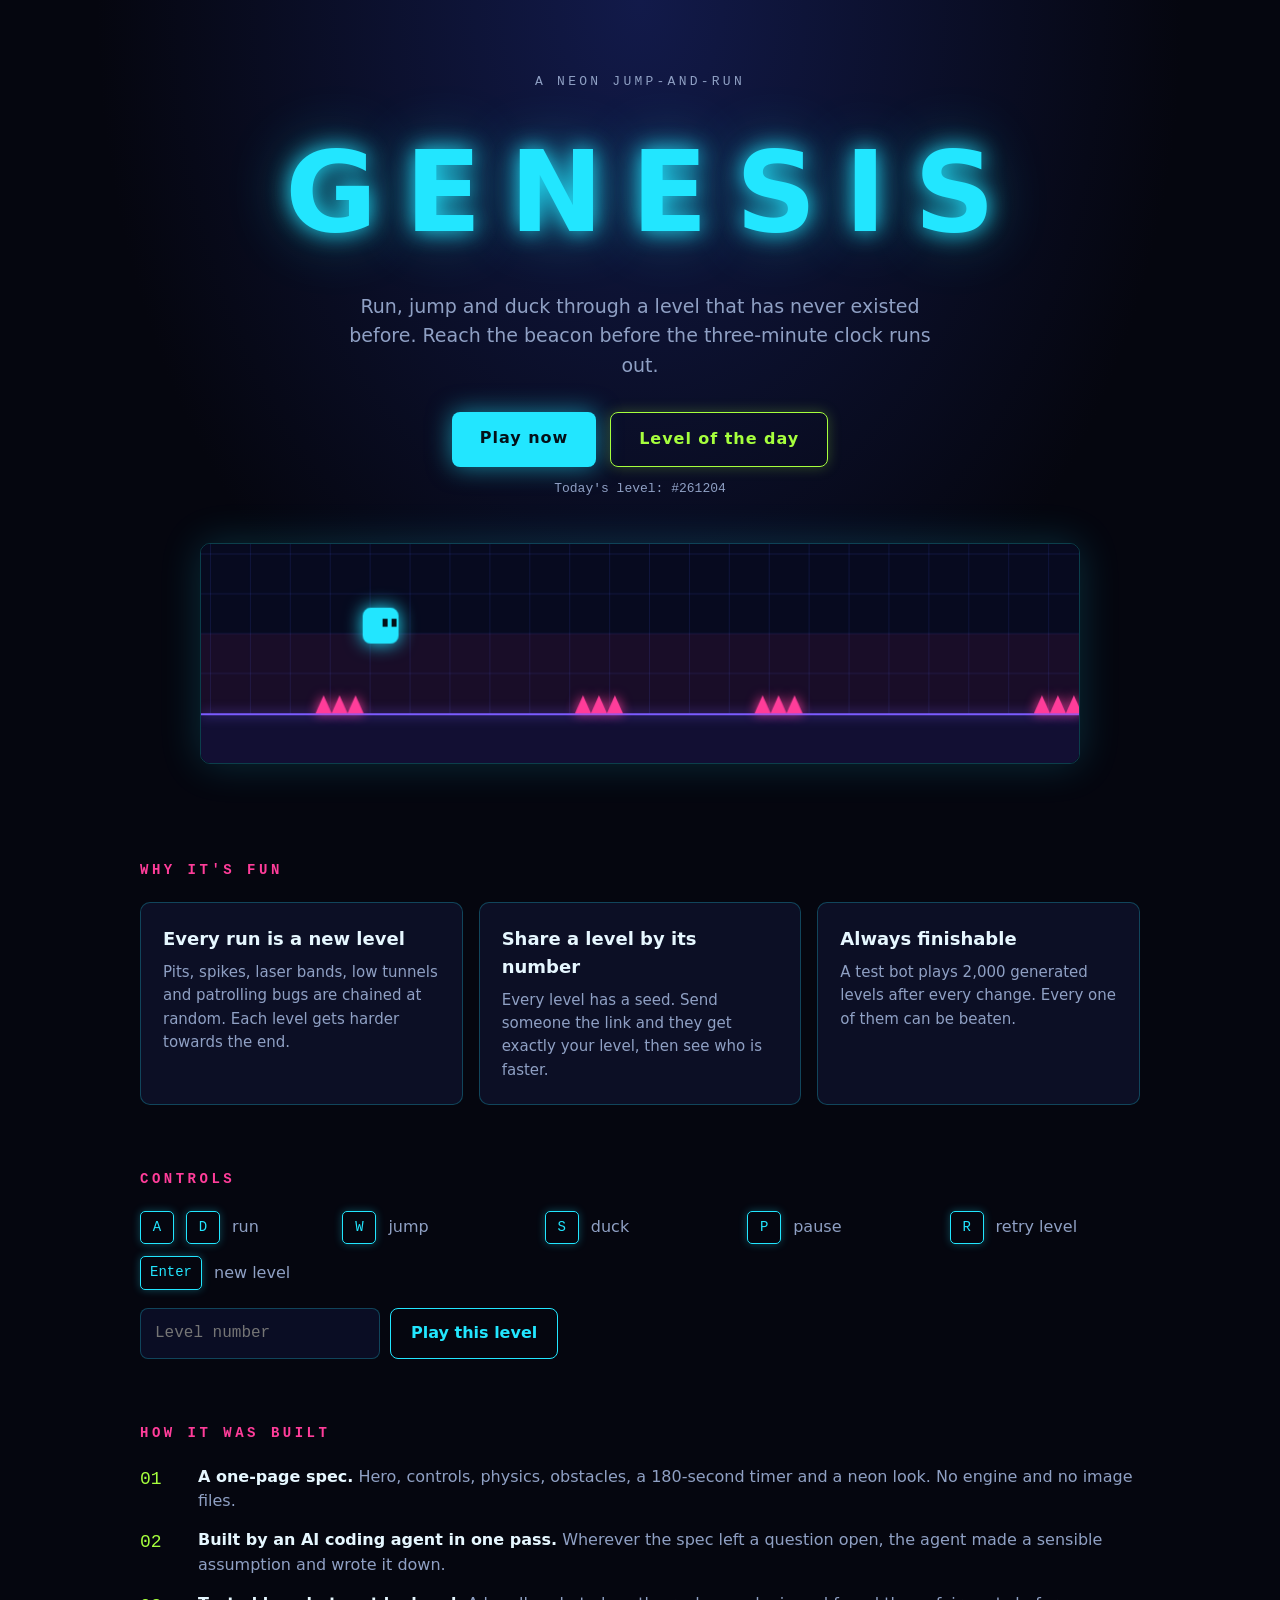
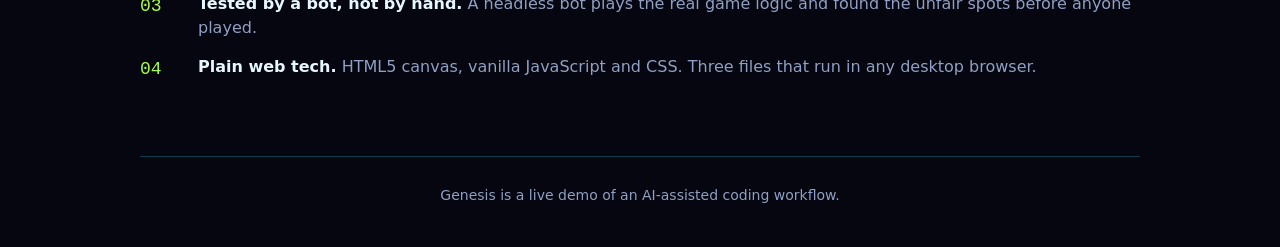
<file: index.html>
<!DOCTYPE html>
<html lang="en">
<head>
  <meta charset="UTF-8" />
  <meta name="viewport" content="width=device-width, initial-scale=1.0" />
  <title>Genesis</title>
  <meta name="description" content="Genesis is a neon jump-and-run for the browser. Every run builds a new level. Built from a one-page spec in one pass." />
  <style>
    :root {
      --bg: #05060f;
      --panel: rgba(18, 22, 52, 0.6);
      --line: rgba(34, 230, 255, 0.25);
      --cyan: #22e6ff;
      --pink: #ff3d9a;
      --lime: #a6ff3d;
      --text: #e6f7ff;
      --muted: #8fa0c4;
      --mono: "Consolas", "SF Mono", ui-monospace, monospace;
    }

    * { box-sizing: border-box; margin: 0; padding: 0; }

    body {
      background: radial-gradient(ellipse at 50% 0%, #121a4a 0%, var(--bg) 60%) fixed, var(--bg);
      color: var(--text);
      font-family: "Segoe UI", system-ui, -apple-system, sans-serif;
      line-height: 1.55;
    }

    a { color: inherit; }

    .wrap { max-width: 1040px; margin: 0 auto; padding: 0 20px; }

    /* Hero */
    header { padding: 72px 0 40px; text-align: center; }

    .eyebrow {
      font-family: var(--mono);
      font-size: 13px;
      letter-spacing: 0.25em;
      text-transform: uppercase;
      color: var(--muted);
    }

    h1 {
      margin: 14px 0 12px;
      font-size: clamp(48px, 11vw, 112px);
      letter-spacing: 0.25em;
      padding-left: 0.25em; /* balance trailing letter-spacing */
      color: var(--cyan);
      text-shadow: 0 0 22px var(--cyan), 0 0 60px rgba(34, 230, 255, 0.45);
    }

    .lead { max-width: 600px; margin: 0 auto; font-size: 19px; color: var(--muted); }

    .cta { display: flex; flex-wrap: wrap; gap: 14px; justify-content: center; margin-top: 32px; }

    .btn {
      display: inline-block;
      padding: 14px 28px;
      border-radius: 8px;
      font-weight: 700;
      font-size: 16px;
      letter-spacing: 0.06em;
      text-decoration: none;
      transition: transform 0.12s ease, box-shadow 0.12s ease;
    }

    .btn:hover { transform: translateY(-2px); }
    .btn:focus-visible { outline: 2px solid var(--lime); outline-offset: 3px; }

    .btn-primary {
      background: var(--cyan);
      color: #041018;
      box-shadow: 0 0 24px rgba(34, 230, 255, 0.55);
    }

    .btn-primary:hover { box-shadow: 0 0 36px rgba(34, 230, 255, 0.8); }

    .btn-ghost {
      border: 1px solid var(--lime);
      color: var(--lime);
      box-shadow: 0 0 14px rgba(166, 255, 61, 0.25);
    }

    .daily { margin-top: 12px; font-family: var(--mono); font-size: 13px; color: var(--muted); }

    /* Attract-mode canvas */
    .stage {
      margin: 44px auto 0;
      max-width: 880px;
      border: 1px solid var(--line);
      border-radius: 10px;
      overflow: hidden;
      box-shadow: 0 0 40px rgba(34, 230, 255, 0.18);
    }

    .stage canvas { display: block; width: 100%; height: auto; }

    /* Sections */
    section { padding: 56px 0 8px; }

    h2 {
      font-size: 14px;
      font-family: var(--mono);
      letter-spacing: 0.25em;
      text-transform: uppercase;
      color: var(--pink);
      margin-bottom: 20px;
    }

    .grid { display: grid; grid-template-columns: repeat(auto-fit, minmax(240px, 1fr)); gap: 16px; }

    .card {
      background: var(--panel);
      border: 1px solid var(--line);
      border-radius: 10px;
      padding: 22px;
    }

    .card h3 { font-size: 18px; margin-bottom: 8px; }
    .card p { color: var(--muted); font-size: 15px; }

    .keys { display: grid; grid-template-columns: repeat(auto-fit, minmax(180px, 1fr)); gap: 12px; }
    .key { display: flex; align-items: center; gap: 12px; color: var(--muted); }

    kbd {
      display: inline-block;
      min-width: 34px;
      padding: 5px 9px;
      border: 1px solid var(--cyan);
      border-radius: 5px;
      color: var(--cyan);
      font-family: var(--mono);
      font-size: 14px;
      text-align: center;
      box-shadow: 0 0 8px rgba(34, 230, 255, 0.3);
    }

    .seed-form { display: flex; flex-wrap: wrap; gap: 10px; margin-top: 18px; }

    .seed-form input {
      flex: 1 1 180px;
      max-width: 240px;
      padding: 12px 14px;
      background: #0a0d24;
      border: 1px solid var(--line);
      border-radius: 8px;
      color: var(--text);
      font-family: var(--mono);
      font-size: 16px;
    }

    .seed-form input:focus { outline: 2px solid var(--cyan); outline-offset: 1px; }

    .seed-form button {
      padding: 12px 20px;
      border: 1px solid var(--cyan);
      border-radius: 8px;
      background: transparent;
      color: var(--cyan);
      font: inherit;
      font-weight: 700;
      cursor: pointer;
    }

    .steps { counter-reset: step; display: grid; gap: 14px; }

    .steps li {
      list-style: none;
      counter-increment: step;
      display: grid;
      grid-template-columns: 44px 1fr;
      gap: 14px;
      align-items: start;
      color: var(--muted);
    }

    .steps li::before {
      content: counter(step, decimal-leading-zero);
      font-family: var(--mono);
      color: var(--lime);
      font-size: 18px;
      padding-top: 1px;
    }

    .steps strong { color: var(--text); }

    footer {
      margin-top: 64px;
      padding: 28px 0 40px;
      border-top: 1px solid var(--line);
      color: var(--muted);
      font-size: 14px;
      text-align: center;
    }

    .mobile-note { display: none; }

    @media (hover: none) and (pointer: coarse) {
      .mobile-note {
        display: block;
        margin-top: 14px;
        font-size: 14px;
        color: var(--pink);
      }
    }

    @media (prefers-reduced-motion: reduce) {
      .btn { transition: none; }
    }
  </style>
</head>
<body>
  <div class="wrap">
    <header>
      <p class="eyebrow">A neon jump-and-run</p>
      <h1>GENESIS</h1>
      <p class="lead">Run, jump and duck through a level that has never existed before. Reach the beacon before the three-minute clock runs out.</p>
      <div class="cta">
        <a class="btn btn-primary" href="genesis-game/">Play now</a>
        <a class="btn btn-ghost" id="daily-link" href="genesis-game/">Level of the day</a>
      </div>
      <p class="daily" id="daily-label"></p>
      <p class="mobile-note">Genesis needs a keyboard, so play it on a desktop browser.</p>

      <div class="stage" aria-hidden="true">
        <canvas id="attract" width="880" height="220"></canvas>
      </div>
    </header>

    <section>
      <h2>Why it's fun</h2>
      <div class="grid">
        <div class="card">
          <h3>Every run is a new level</h3>
          <p>Pits, spikes, laser bands, low tunnels and patrolling bugs are chained at random. Each level gets harder towards the end.</p>
        </div>
        <div class="card">
          <h3>Share a level by its number</h3>
          <p>Every level has a seed. Send someone the link and they get exactly your level, then see who is faster.</p>
        </div>
        <div class="card">
          <h3>Always finishable</h3>
          <p>A test bot plays 2,000 generated levels after every change. Every one of them can be beaten.</p>
        </div>
      </div>
    </section>

    <section>
      <h2>Controls</h2>
      <div class="keys">
        <div class="key"><kbd>A</kbd><kbd>D</kbd> run</div>
        <div class="key"><kbd>W</kbd> jump</div>
        <div class="key"><kbd>S</kbd> duck</div>
        <div class="key"><kbd>P</kbd> pause</div>
        <div class="key"><kbd>R</kbd> retry level</div>
        <div class="key"><kbd>Enter</kbd> new level</div>
      </div>

      <form class="seed-form" id="seed-form">
        <input id="seed-input" type="number" min="1" max="999999" inputmode="numeric" placeholder="Level number" aria-label="Level number" required />
        <button type="submit">Play this level</button>
      </form>
    </section>

    <section>
      <h2>How it was built</h2>
      <ol class="steps">
        <li><span><strong>A one-page spec.</strong> Hero, controls, physics, obstacles, a 180-second timer and a neon look. No engine and no image files.</span></li>
        <li><span><strong>Built by an AI coding agent in one pass.</strong> Wherever the spec left a question open, the agent made a sensible assumption and wrote it down.</span></li>
        <li><span><strong>Tested by a bot, not by hand.</strong> A headless bot plays the real game logic and found the unfair spots before anyone played.</span></li>
        <li><span><strong>Plain web tech.</strong> HTML5 canvas, vanilla JavaScript and CSS. Three files that run in any desktop browser.</span></li>
      </ol>
    </section>

    <footer>
      Genesis is a live demo of an AI-assisted coding workflow.
    </footer>
  </div>

  <script>
    'use strict';

    // Level of the day: the same seed for everyone on the same date (YYMMDD).
    (() => {
      const d = new Date();
      const seed = (d.getFullYear() % 100) * 10000 + (d.getMonth() + 1) * 100 + d.getDate();
      document.getElementById('daily-link').href = `genesis-game/?seed=${seed}`;
      document.getElementById('daily-label').textContent = `Today's level: #${seed}`;
    })();

    document.getElementById('seed-form').addEventListener('submit', (e) => {
      e.preventDefault();
      const seed = parseInt(document.getElementById('seed-input').value, 10);
      if (seed > 0) window.location.href = `genesis-game/?seed=${seed}`;
    });

    // Attract mode: the hero runs and hops over spikes on an endless strip.
    (() => {
      const canvas = document.getElementById('attract');
      const ctx = canvas.getContext('2d');
      const W = canvas.width, H = canvas.height, G = 170;
      const reduceMotion = window.matchMedia('(prefers-reduced-motion: reduce)').matches;
      const spikes = [260, 520, 700, 980, 1240];
      const SPAN = 1400, SPEED = 220, HERO = 36;
      let t = 0, last = performance.now();

      function heroY(worldX) {
        // Jump arc centred on each spike, about 150 px wide.
        for (const s of spikes) {
          for (const k of [-1, 0, 1]) {
            const dx = worldX - (s + k * SPAN);
            if (Math.abs(dx) < 80) return -95 * (1 - (dx / 80) ** 2);
          }
        }
        return 0;
      }

      function draw(now) {
        const dt = Math.min(0.05, (now - last) / 1000);
        last = now;
        if (!reduceMotion) t += dt;
        const cam = t * SPEED;
        const heroX = 180;

        ctx.fillStyle = '#070a1f';
        ctx.fillRect(0, 0, W, H);

        ctx.strokeStyle = 'rgba(80, 110, 255, 0.14)';
        ctx.lineWidth = 1;
        const off = -(cam * 0.5) % 40;
        for (let x = off; x < W; x += 40) { ctx.beginPath(); ctx.moveTo(x, 0); ctx.lineTo(x, G); ctx.stroke(); }
        for (let y = 10; y < G; y += 40) { ctx.beginPath(); ctx.moveTo(0, y); ctx.lineTo(W, y); ctx.stroke(); }

        ctx.fillStyle = 'rgba(255, 61, 154, 0.07)';
        ctx.fillRect(0, G - 80, W, 80);

        ctx.fillStyle = '#120f33';
        ctx.fillRect(0, G, W, H - G);
        ctx.shadowColor = '#7b5cff';
        ctx.shadowBlur = 12;
        ctx.fillStyle = '#7b5cff';
        ctx.fillRect(0, G, W, 2);

        ctx.shadowColor = '#ff3d9a';
        ctx.fillStyle = '#ff3d9a';
        for (const s of spikes) {
          for (const k of [0, 1]) {
            const sx = s + k * SPAN - (cam % SPAN) + heroX;
            if (sx < -60 || sx > W + 60) continue;
            for (let i = 0; i < 3; i++) {
              ctx.beginPath();
              ctx.moveTo(sx - 24 + i * 16, G);
              ctx.lineTo(sx - 16 + i * 16, G - 18);
              ctx.lineTo(sx - 8 + i * 16, G);
              ctx.fill();
            }
          }
        }

        const y = G - HERO + heroY(cam % SPAN);
        ctx.shadowColor = '#22e6ff';
        ctx.shadowBlur = 18;
        ctx.fillStyle = '#22e6ff';
        ctx.beginPath();
        ctx.roundRect(heroX - HERO / 2, y, HERO, HERO, 8);
        ctx.fill();
        ctx.shadowBlur = 0;
        ctx.fillStyle = '#041018';
        ctx.fillRect(heroX + 2, y + 11, 5, 8);
        ctx.fillRect(heroX + 11, y + 11, 5, 8);

        requestAnimationFrame(draw);
      }

      requestAnimationFrame(draw);
    })();
  </script>
</body>
</html>
</file>
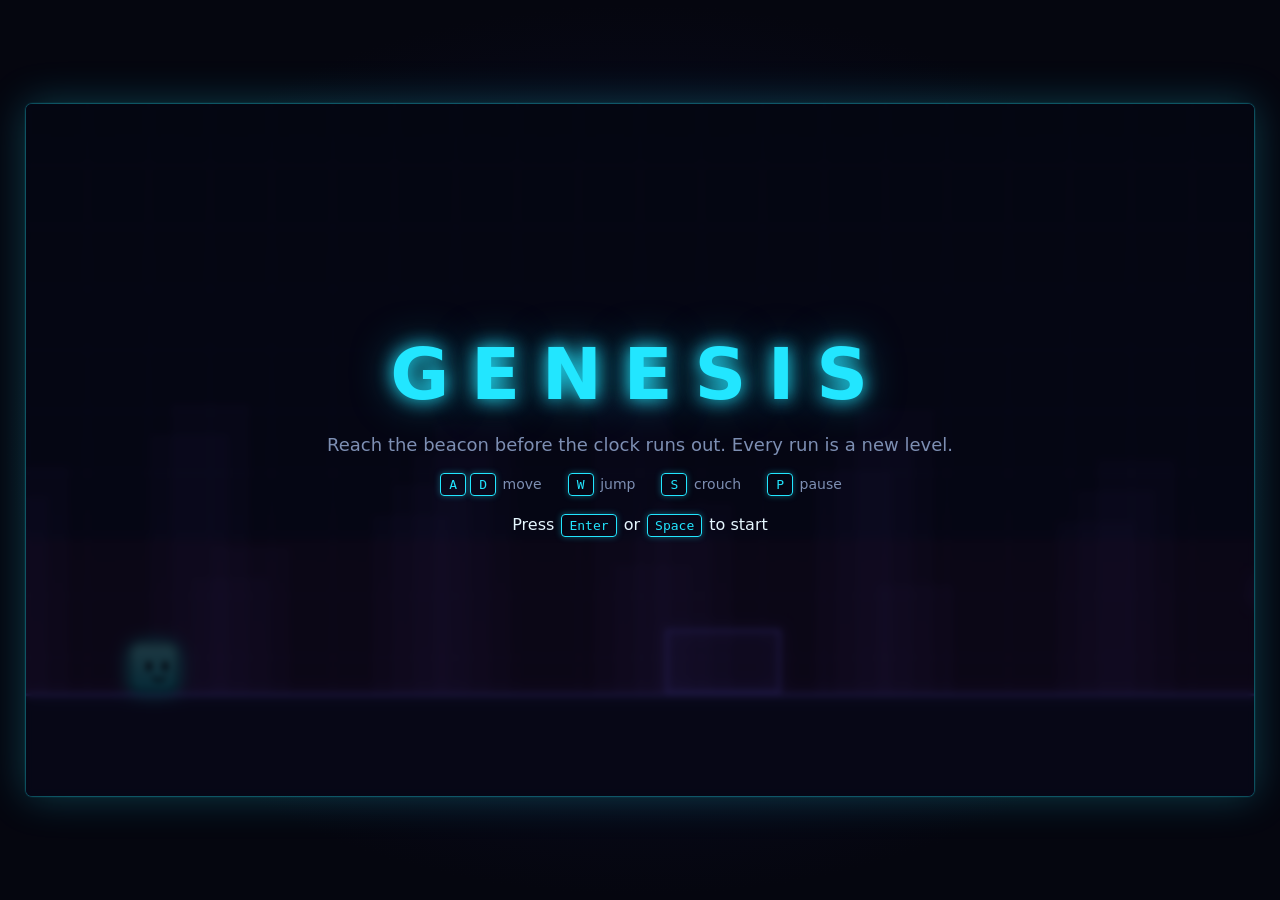
<file: genesis-game/index.html>
<!DOCTYPE html>
<html lang="en">
<head>
  <meta charset="UTF-8" />
  <meta name="viewport" content="width=device-width, initial-scale=1.0" />
  <title>Genesis</title>
  <link rel="stylesheet" href="style.css" />
</head>
<body>
  <div id="stage">
    <canvas id="game" width="960" height="540"></canvas>

    <div id="hud" class="hidden">
      <div class="hud-item">
        <span class="hud-label">Time</span>
        <span id="hud-timer" class="hud-value">3:00</span>
      </div>
      <div class="hud-item">
        <span class="hud-label">Level</span>
        <span id="hud-seed" class="hud-seed"></span>
      </div>
      <div class="hud-item">
        <span class="hud-label">Progress</span>
        <div class="progress"><div id="hud-progress" class="progress-fill"></div></div>
      </div>
    </div>

    <div id="screen-start" class="overlay">
      <h1>GENESIS</h1>
      <p class="tagline">Reach the beacon before the clock runs out. Every run is a new level.</p>
      <div class="keys">
        <div><kbd>A</kbd><kbd>D</kbd> move</div>
        <div><kbd>W</kbd> jump</div>
        <div><kbd>S</kbd> crouch</div>
        <div><kbd>P</kbd> pause</div>
      </div>
      <p class="prompt">Press <kbd>Enter</kbd> or <kbd>Space</kbd> to start</p>
      <p id="best-start" class="best"></p>
    </div>

    <div id="screen-end" class="overlay hidden">
      <h1 id="end-title">GAME OVER</h1>
      <p id="end-reason" class="tagline"></p>
      <p id="end-stats" class="stats"></p>
      <p class="prompt"><kbd>Enter</kbd> new level &nbsp;·&nbsp; <kbd>R</kbd> retry this one</p>
    </div>

    <div id="screen-pause" class="overlay hidden">
      <h1>PAUSED</h1>
      <p class="prompt">Press <kbd>P</kbd> to continue</p>
    </div>
  </div>

  <script src="game.js"></script>
</body>
</html>
</file>
<file: genesis-game/style.css>
:root {
  --bg: #05060f;
  --neon-cyan: #22e6ff;
  --neon-pink: #ff3d9a;
  --neon-lime: #a6ff3d;
  --text: #e6f7ff;
  --muted: #7d8fb3;
}

* { box-sizing: border-box; margin: 0; padding: 0; }

html, body {
  height: 100%;
  background: radial-gradient(ellipse at center, #0c1030 0%, var(--bg) 70%);
  color: var(--text);
  font-family: "Segoe UI", system-ui, -apple-system, sans-serif;
  overflow: hidden;
}

body {
  display: flex;
  align-items: center;
  justify-content: center;
}

#stage {
  position: relative;
  width: min(96vw, calc(96vh * 16 / 9));
  aspect-ratio: 16 / 9;
  box-shadow: 0 0 40px rgba(34, 230, 255, 0.25), 0 0 2px var(--neon-cyan);
  border-radius: 6px;
  overflow: hidden;
}

canvas {
  display: block;
  width: 100%;
  height: 100%;
  background: var(--bg);
}

.hidden { display: none !important; }

/* HUD */
#hud {
  position: absolute;
  top: 14px;
  left: 18px;
  right: 18px;
  display: flex;
  justify-content: space-between;
  align-items: center;
  pointer-events: none;
}

.hud-item { display: flex; align-items: center; gap: 10px; }

.hud-label {
  font-size: 12px;
  letter-spacing: 0.2em;
  text-transform: uppercase;
  color: var(--muted);
}

.hud-value {
  font-family: "Consolas", "SF Mono", monospace;
  font-size: 26px;
  font-weight: 700;
  color: var(--neon-cyan);
  text-shadow: 0 0 10px var(--neon-cyan);
}

.hud-seed {
  font-family: "Consolas", "SF Mono", monospace;
  font-size: 16px;
  color: var(--text);
}

.hud-value.warn {
  color: var(--neon-pink);
  text-shadow: 0 0 10px var(--neon-pink);
  animation: pulse 0.5s ease-in-out infinite alternate;
}

@keyframes pulse { from { opacity: 1; } to { opacity: 0.55; } }

.progress {
  width: 180px;
  height: 8px;
  border: 1px solid rgba(166, 255, 61, 0.6);
  border-radius: 4px;
  overflow: hidden;
}

.progress-fill {
  height: 100%;
  width: 0%;
  background: var(--neon-lime);
  box-shadow: 0 0 8px var(--neon-lime);
}

/* Overlays */
.overlay {
  position: absolute;
  inset: 0;
  display: flex;
  flex-direction: column;
  align-items: center;
  justify-content: center;
  gap: 18px;
  background: rgba(5, 6, 15, 0.78);
  backdrop-filter: blur(3px);
  text-align: center;
}

.overlay h1 {
  font-size: clamp(36px, 7vw, 72px);
  letter-spacing: 0.3em;
  color: var(--neon-cyan);
  text-shadow: 0 0 18px var(--neon-cyan), 0 0 40px rgba(34, 230, 255, 0.5);
}

#end-title.win {
  color: var(--neon-lime);
  text-shadow: 0 0 18px var(--neon-lime), 0 0 40px rgba(166, 255, 61, 0.5);
}

#end-title.lose {
  color: var(--neon-pink);
  text-shadow: 0 0 18px var(--neon-pink), 0 0 40px rgba(255, 61, 154, 0.5);
}

.tagline { color: var(--muted); font-size: 18px; }
.stats { font-size: 20px; font-family: "Consolas", "SF Mono", monospace; }
.best { color: var(--neon-lime); font-size: 14px; min-height: 1em; }

.keys {
  display: flex;
  gap: 24px;
  color: var(--muted);
  font-size: 14px;
}

.prompt { font-size: 16px; animation: pulse 0.9s ease-in-out infinite alternate; }

kbd {
  display: inline-block;
  min-width: 26px;
  padding: 3px 7px;
  margin: 0 2px;
  border: 1px solid var(--neon-cyan);
  border-radius: 4px;
  color: var(--neon-cyan);
  font-family: "Consolas", "SF Mono", monospace;
  font-size: 13px;
  box-shadow: 0 0 6px rgba(34, 230, 255, 0.35);
}
</file>
